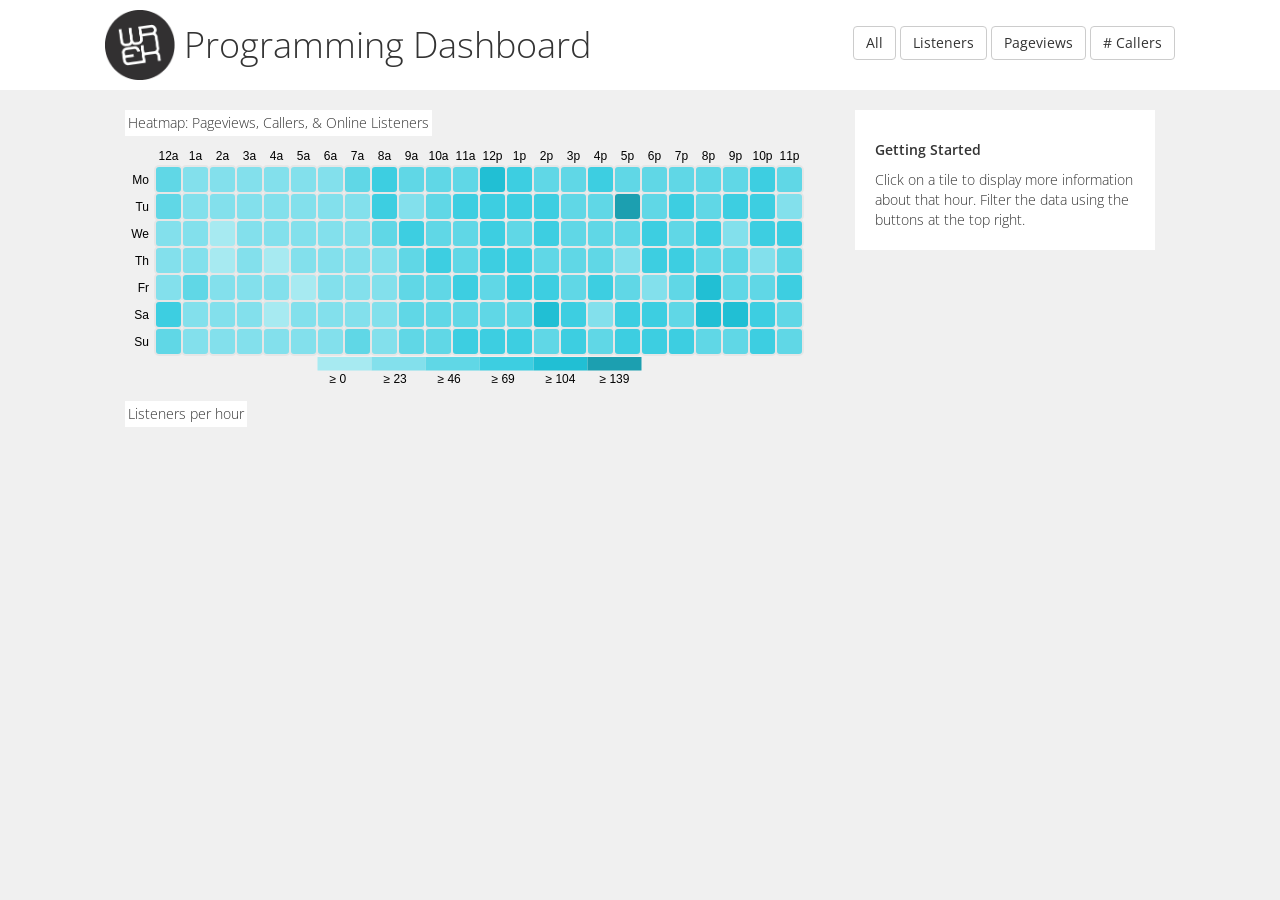
<file: index.html>
<!DOCTYPE html>
<meta charset="utf-8">
<html>
  <!-- Index page with library imports and divs for each visualization/area --> 
  <head>
    <script src="d3/d3.js"></script>
    <script src="js/jquery-1.11.0.min.js" type="text/javascript"></script>
    <script src="js/jquery-migrate-1.2.1.min.js" type="text/javascript"></script>
    <script src="js/d3.tip.v0.6.3.js" type="text/javascript" ></script>
    <script src="http://dimplejs.org/dist/dimple.v2.1.0.min.js"></script>

    <link href="//fonts.googleapis.com/css?family=Open+Sans:300italic,300,400italic,400,600italic,600,700italic,700,800italic,800" rel="stylesheet" type="text/css">

    <!-- Bootstrap core CSS -->
    <link href="css/bootstrap.min.css" rel="stylesheet">
    <!-- Style sheet -->
    <link href="style.css" rel="stylesheet">
    <title>WREK Dashboard</title>
  </head>
  <body>
  
    <div class="header">
      <div id="header_wrapper">
        <img id="logo" src="img/logo.png">
        <h1 id="title">Programming Dashboard</h1>

        <div id="buttons">
          <input class="button btn btn-default" type="button" value="All" onclick="displayHeatmap('Pageviews, Callers, & Online Listeners')"/>
          <input class="button btn btn-default" type="button" value="Listeners" onclick="displayHeatmap('Listeners')"/>
          <input class="button btn btn-default" type="button" value="Pageviews" onclick="displayHeatmap('Pageviews')"/>
          <input class="button btn btn-default" type="button" value="# Callers" onclick="displayHeatmap('# Callers')"/>
        </div>
        <!-- placeholder for dynamic loading functionality
        <div id="week_selection">
          <select name="week_select" class="form-control">
            <option>2014-11-10 to 2014-11-16</option>
            <option>2014-11-17 to 2014-11-23</option>
          </select>
        </div>
      -->
      </div>
    </div>

    <!-- dynamically loaded sidebar (populated using jQuery) --> 
    <div id="container">
      <div class="sidebar">
        <div id="sidebar_image"></div>
        <div id="sidebar_title"></div>
        <div id="sidebar_description"></div>
        <div id="sidebar_listen_link"></div>
      </div> 
      <!-- spacer divs for visualizations -->
      <div class="wrapper">
        <div id="heatmap">
          <div id="heatmap_label" class="chart_label">Heatmap: Pageviews, Callers, & Online Listeners</div>
        </div>
        <div id="hourly_label">Hourly Listeners</div>

        <div id="listener_chart">
        </div>
        <script src="viz.js" type="text/javascript"></script>
      </div>
    </div>

  </body>
</html>
</file>
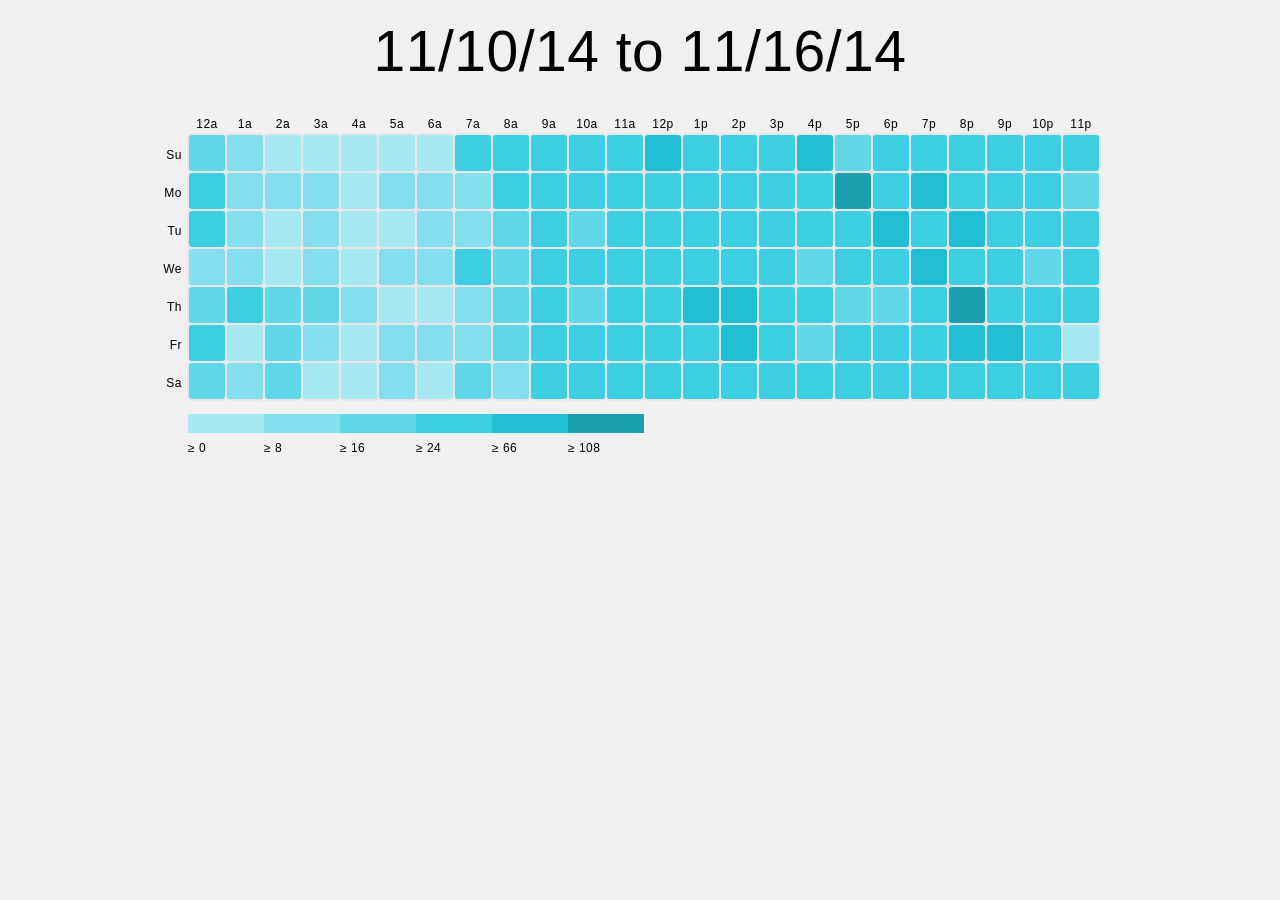
<file: Heatmap/index.html>
<!DOCTYPE html>
<meta charset="utf-8">
<html>
  <head>
    <style>
      rect.bordered {
        stroke: #E6E6E6;
        stroke-width:2px; 
      }

      description.example {
        fill:#000;
      }

      text.mono {
        font-size: 9pt;
        font-family: "HelveticaNeue-UltraLight", "Helvetica Neue Light", "Helvetica Neue", Helvetica, Arial, "Lucida Grande", sans-serif;
        fill: #000000;
      }

      text.axis-workweek {
        fill: #000000;
      }

      text.axis-worktime {
        fill: #000000;
      }

      .d3-tip {
        line-height: 2;
        font-family: "HelveticaNeue-Light", "Helvetica Neue Light", "Helvetica Neue", Helvetica, Arial, "Lucida Grande", sans-serif;
        padding: 9px;
        background: rgba(0, 0, 0, 0.8);
        color: #fff;
        border-radius: 0px;
        transition: 0.15s all linear;
      }

      .d3-tip.n:after {
        margin: -1px 0 0 0;
        top: 100%;
        left: 0;
      }

      body {
         background-color:#F0F0F0;font-weight: 300;
         padding-top: 10px;
      }

      #title-area {letter-spacing: 0.5px;font-family: "HelveticaNeue-Light", "Helvetica Neue Light", "Helvetica Neue", Helvetica, Arial, "Lucida Grande", sans-serif;font-size: 57px;}
      #chart {font-family: "HelveticaNeue-UltraLight", "Helvetica Neue Light", "Helvetica Neue", Helvetica, Arial, "Lucida Grande", sans-serif;font-size: 20px;display:inline; text-align: center; margin-left:auto; margin-right:auto;height: 100%; width: 700px; padding-left: 150px;}
      #description {margin-left:auto; margin-right:auto;height: 100%; width: 700px; padding-right: 300px;letter-spacing: 0.5px;font-family: "HelveticaNeue-UltraLight", "Helvetica Neue Light", "Helvetica Neue", Helvetica, Arial, "Lucida Grande", sans-serif;font-size: 20px;height:20%; width: 100%;margin-top: -2em}

      #description center { 
        width: 50%;
        text-align: center;
        margin: auto;
      }
    </style>
    <script src="d3/d3.js"></script>
    <script src="jquery-1.11.0.min.js" type="text/javascript"></script>
    <script src="jquery-migrate-1.2.1.min.js" type="text/javascript"></script>
    <script src="d3.tip.v0.6.3.js" type="text/javascript" ></script>
  </head>
  <body>
    <div id="title-area">
      <center>
        11/10/14 to 11/16/14
      </center>
    <div id="chart"></div>
    <div id="description">
      <!-- put a description here -->
    </div>

    <script type="text/javascript">
    
      var margin = { top: 50, right: 0, bottom: 100, left: 30 },
          width = 960 - margin.left - margin.right,
          height = 430 - margin.top - margin.bottom,
          gridSize = Math.floor(width / 24),
          legendElementWidth = gridSize*2,
          buckets = 25,
          //here be the color scale if I want to play with that
          //colors = ["#003300", "#FF00FF", "#FF0000", "#0000FF", "#FFFF00", "#00FFFFFF"],
          colors = ["#A7E9F1","#83E0EC","#60D7E6","#3DCEE1","#21BFD4","#1C9FB0"],
          days = ["Su","Mo", "Tu", "We", "Th", "Fr", "Sa"],
          times = ["12a", "1a", "2a", "3a", "4a", "5a", "6a", "7a", "8a", "9a", "10a", "11a", "12p", "1p", "2p", "3p", "4p", "5p", "6p", "7p", "8p", "9p", "10p", "11p"];

      //pageviews.csv
      //count, weekday, hour

      d3.csv("pageviews.csv",
        function(d) {
          return {
            day: +d.weekday,
            hour: +d.hour,
            value: +d.count
            //name: d.showName,
            //description: d.description
          };
        },
        function(error, data) {
          var colorScale = d3.scale.quantile()
              .domain([0, buckets - 1, d3.max(data, function (d) { return d.value; })])
              .range(colors);

          var svg = d3.select("#chart").append("svg")
              .attr("width", width + margin.left + margin.right)
              .attr("height", height + margin.top + margin.bottom)
              .append("g")
              .attr("transform", "translate(" + margin.left + "," + margin.top + ")");

          var dayLabels = svg.selectAll(".dayLabel")
              .data(days)
              .enter().append("text")
                .text(function (d) { return d; })
                .attr("x", 0)
                .attr("y", function (d, i) { return i * gridSize; })
                .style("text-anchor", "end")
                .attr("transform", "translate(-6," + gridSize / 1.5 + ")")
                .attr("class", function (d, i) { return ((i >= 0 && i <= 4) ? "dayLabel mono axis axis-workweek" : "dayLabel mono axis"); });
                //CHANGE 5 TO 4

          var timeLabels = svg.selectAll(".timeLabel")
              .data(times)
              .enter().append("text")
                .text(function(d) { return d; })
                .attr("x", function(d, i) { return i * gridSize; })
                .attr("y", 0)
                .style("text-anchor", "middle")
                .attr("transform", "translate(" + gridSize / 2 + ", -6)")
                .attr("class", function(d, i) { return ((i >= 7 && i <= 16) ? "timeLabel mono axis axis-worktime" : "timeLabel mono axis"); });
                //changed 17 (org. 16)
           /*var tip = d3.tip()
            .attr('class','d3-tip')
            .offset([0,0])
            .html(function(d) {
              return d.name + ": " + d.value;
            });*/
          var heatMap = svg.selectAll(".hour")
              .data(data)
              .enter().append("rect")
              .attr("x", function(d) { return (d.hour) * gridSize; })
              .attr("y", function(d) { return (d.day) * gridSize; })
              .attr("rx", 4)
              .attr("ry", 4)
              .attr("class", "hour bordered")
              .attr("width", gridSize)
              .attr("height", gridSize)
              .style("fill", colors[0])
              /*.on("click", function(d) {  
                var text = d.description; 
                  $("#description center").text(text);
              })*/
              // .on('mouseover',tip.show)
              // .on('mouseout', tip.hide)

              // svg.append("g").call(tip);

          heatMap.transition().duration(1000)
              .style("fill", function(d) { return colorScale(d.value); });

          heatMap.append("name").text(function(d) { return d.day; });
          heatMap.append("description").text(function(d) { return d.hour; });

              
          var legend = svg.selectAll(".legend")
              .data([0].concat(colorScale.quantiles()), function(d) { return d; })
              .enter().append("g")
              .attr("class", "legend");

          legend.append("rect")
            .attr("x", function(d, i) { return legendElementWidth * i; })
            .attr("y", height)
            .attr("width", legendElementWidth)
            .attr("height", gridSize / 2)
            .style("fill", function(d, i) { return colors[i]; });

          legend.append("text")
            .attr("class", "mono")
            .text(function(d) { return "≥ " + Math.round(d); })
            .attr("x", function(d, i) { return legendElementWidth * i; })
            .attr("y", height + gridSize);
      });
    </script>
  </body>
</html>
</file>
<file: style.css>
/* Custom CSS to style page, heatmap, and line chart. */ 
rect.bordered {
  stroke: #E6E6E6;
  stroke-width:2px; 
}
description.example {
  fill:#000;
}

text.mono {
  font-size: 9pt;
  font-family: "Open Sansde", sans-serif;
  fill: #000000;
}

text.axis-workweek {
  fill: #000000;
}

text.axis-worktime {
  fill: #000000;
}

.d3-tip {
  line-height: 1.5;
  font-family: "Open Sans", sans-serif;
  font-size: 12px;
  padding: 5px;
  background: rgba(0, 0, 0, 0.5);
  color: #fff;
  border-radius: 0px;
}

.d3-tip.n:after {
  margin: -1px 0 0 0;
  top: 100%;
  left: 0;
}

body {
  background-color: #F0F0F0;
  font-weight: 300;
  font-family: "Open Sans", sans-serif;
}

#heatmap {
  display: block;
  float: left;
	width: 700px;
  margin-bottom: -40px;
}

#listener_chart {
  display: block;
	float:left;
	width: 700px;
}

#logo {
  max-width:70px; /* you can use % */
  height: auto;

}
#title {
  display: inline;
  margin-left: 5px;
  font-weight: 300;
  vertical-align: middle;
}

#week_selection {
  float:right;
  margin-top: 16px;
  vertical-align: middle;
  display: block;
}

.header {
  background-color: #FFF;
  padding: 10px;
}
.wrapper {
  max-width: 800px;
  padding: 20px;
}

.sidebar {
  background-color: #FFF;
  display: inline;
  float: right;
  width: 300px;
  padding: 20px;
  margin:20px;
}
#sidebar_image img {
  display:block;
  margin: 0 auto;
  max-width: 230px;
}
#sidebar_title {
  padding-top:10px;
  padding-bottom:10px;
  font-weight: 600;
}
.chart_label {
  background-color: #FFF;
  display: inline-block;
  margin: 0 auto;
  padding: 3px;
}

#hourly_label {
  background-color: #FFF;
  display: inline-block;
  padding: 3px;
  margin-bottom: -10px;
}

#buttons {
  display: inline;
  float: right;
  margin-top: 16px;
  vertical-align: middle;

}
#header_wrapper {
  width: 1070px;
  margin: 0 auto;
}

#container {
  width: 1070px;
  margin: 0 auto;
}
</file>
